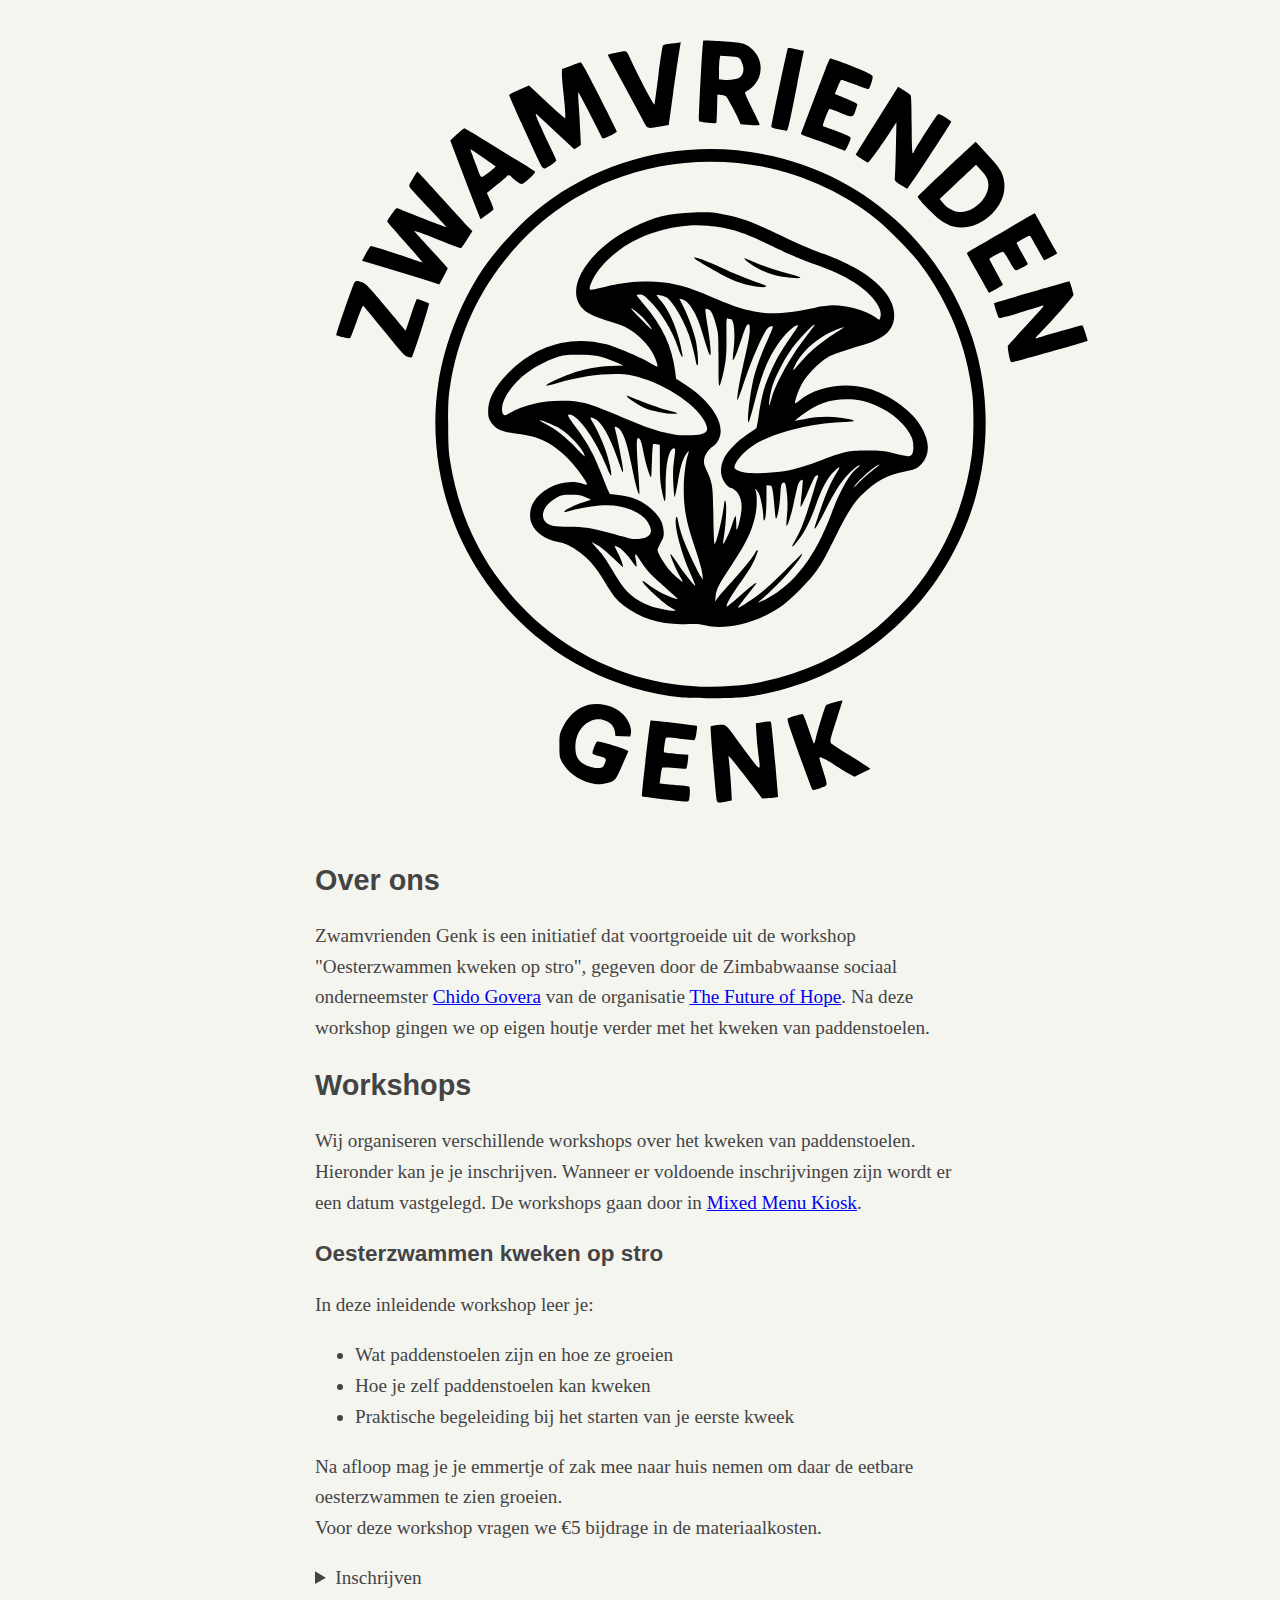
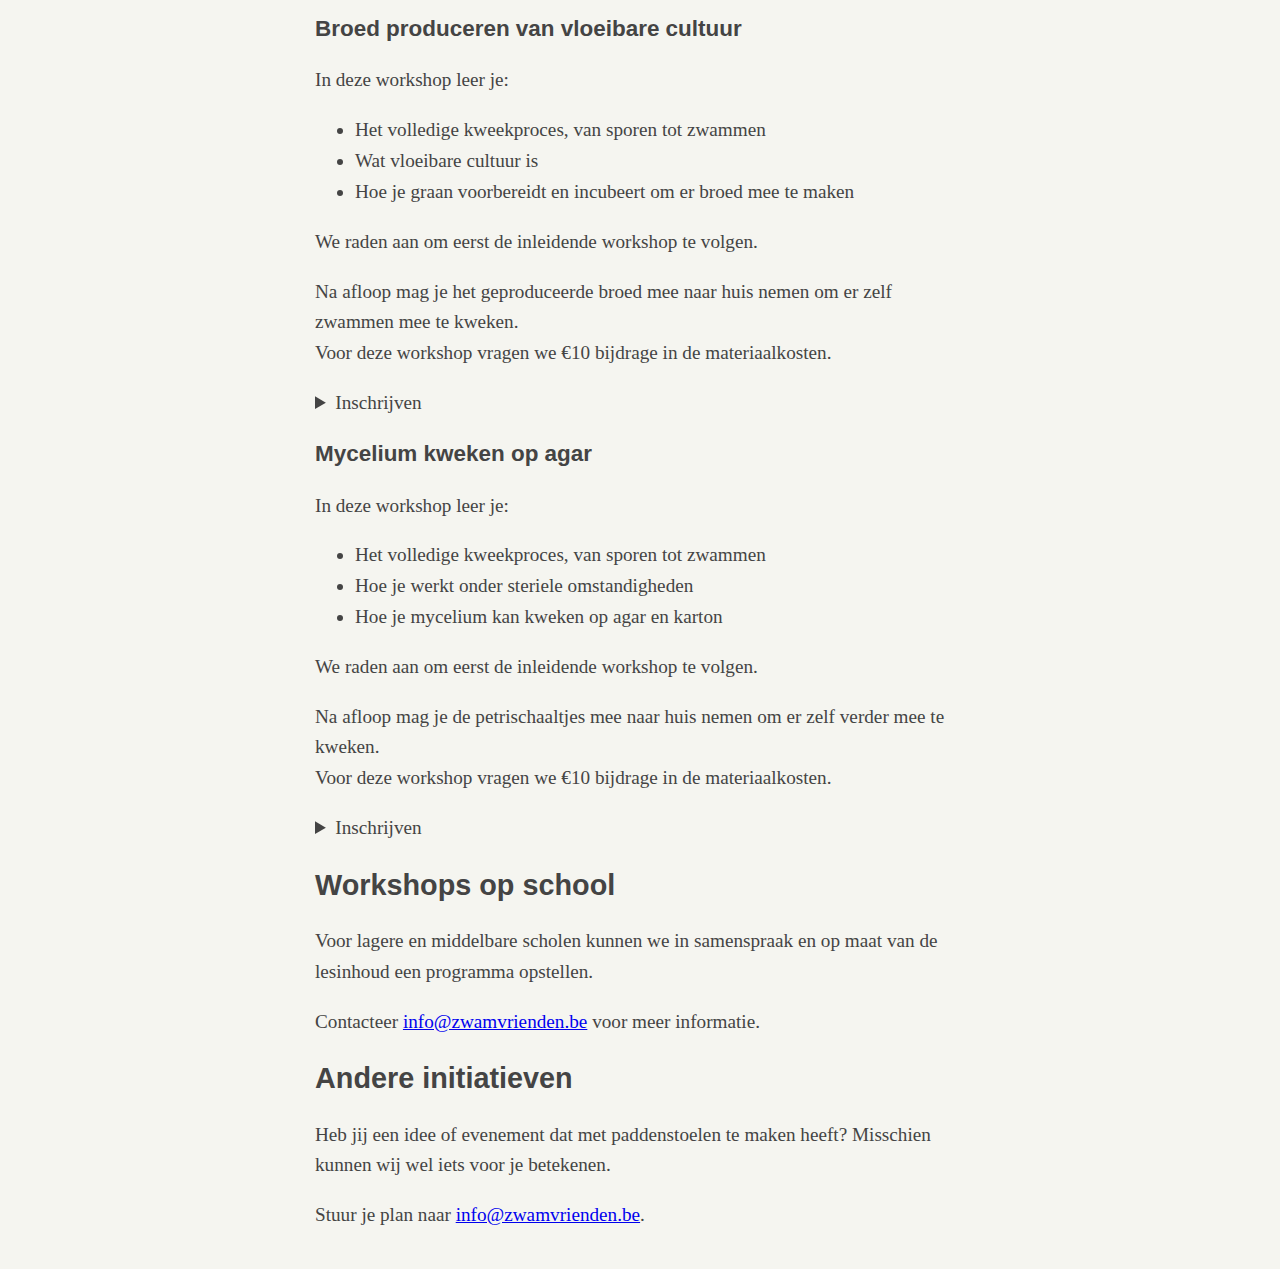
<file: index.html>
<!DOCTYPE html>
<html lang="nl">
<head>
  <meta charset="UTF-8">
  <meta name="viewport" content="width=device-width, initial-scale=1.0">
  <link rel="icon" href="/images/favicon.svg"/>
  <title>Zwamvrienden Genk</title>
  <meta name="color-scheme" content="light dark">
  <link rel="stylesheet" href="/style.css?v=3"/>
</head>
<body>
  <header>
    <img src="/images/logo.svg" alt="Zwamvrienden Genk"/>
  </header>

  <main>
    <h2>Over ons</h2>
    <p>
      Zwamvrienden Genk is een initiatief dat voortgroeide uit de workshop &quot;Oesterzwammen kweken op stro&quot;,
      gegeven door de Zimbabwaanse sociaal onderneemster <a href="https://www.thefutureofhope.org/who-is-behind-it-/about-chido">Chido Govera</a>
      van de organisatie <a href="https://www.thefutureofhope.org">The Future of Hope</a>.
      Na deze workshop gingen we op eigen houtje verder met het kweken van paddenstoelen.
    </p>

    <!--
    <h2>Kalender</h2>
    <table>
      <tbody>
        <tr>
          <th>1 juni 2025</th>
          <td>
            Buurtfeest Koning Boudewijnlaan
            (aan <a href="https://www.labiomista.be/mixed-menu-kiosk">Mixed Menu Kiosk</a>)
          </td>
        </tr>
      </tbody>
    </table>
    -->

    <h2>Workshops</h2>
    <p>
      Wij organiseren verschillende workshops over het kweken van paddenstoelen.
      Hieronder kan je je inschrijven. Wanneer er voldoende inschrijvingen zijn wordt er een datum vastgelegd.
      De workshops gaan door in <a href="https://www.labiomista.be/mixed-menu-kiosk">Mixed Menu Kiosk</a>.
    </p>

    <h3>Oesterzwammen kweken op stro</h3>
    <p>In deze inleidende workshop leer je:</p>
    <ul>
      <li>Wat paddenstoelen zijn en hoe ze groeien</li>
      <li>Hoe je zelf paddenstoelen kan kweken</li>
      <li>Praktische begeleiding bij het starten van je eerste kweek</li>
    </ul>
    <p>
      Na afloop mag je je emmertje of zak mee naar huis nemen om daar de eetbare oesterzwammen te zien groeien.<br>
      Voor deze workshop vragen we &euro;5 bijdrage in de materiaalkosten.
    </p>

    <details>
      <summary>Inschrijven</summary>
      <form method="post" action="https://forms.un-static.com/forms/87b7b51fc3e188b8e384e8735952e9d6e2e650b1">
        <input
          name="workshop"
          type="hidden"
          value="inleiding"
        />
        <label>
          Naam:
          <input
            name="name"
            type="text"
            autocomplete="name"
            required
            placeholder=""
          />
        </label>
        <label>
          Email:
          <input
            name="email"
            type="email"
            autocomplete="email"
            required
            placeholder=""
          />
        </label>
        <label>
          Telefoon:
          <input
            name="phone"
            type="tel"
            autocomplete="tel"
            placeholder=""
          />
        </label>

        <!--
        <fieldset class="dates">
          <legend>Duid aan op welke dagen je beschikbaar bent:</legend>
          <label>
            <input type="checkbox" name="date1" value="09/01/2026 18:00" />
            Vrijdag 9 januari om 18u
          </label>
          <label>
            <input type="checkbox" name="date2" value="10/01/2026 14:00" />
            Zaterdag 10 januari om 14u
          </label>
          <label>
            <input type="checkbox" name="date3" value="23/01/2026 18:00" />
            Vrijdag 23 januari om 18u
          </label>
          <label>
            <input type="checkbox" name="date4" value="24/01/2026 14:00" />
            Zaterdag 24 januari om 14u
          </label>
          <label>
            <input type="checkbox" name="date5" value="06/02/2026 18:00" />
            Vrijdag 6 februari om 18u
          </label>
          <label>
            <input type="checkbox" name="date6" value="07/02/2026 14:00" />
            Zaterdag 7 februari om 14u
          </label>
          <label>
            <input type="checkbox" name="date7" value="20/02/2026 18:00" />
            Vrijdag 20 februari om 18u
          </label>
          <label>
            <input type="checkbox" name="date8" value="21/02/2026 14:00" />
            Zaterdag 21 februari om 14u
          </label>
        </fieldset>
        -->

        <p><small>Wij contacteren je wanneer er voldoende inschrijvingen zijn.</small></p>

        <input type="submit" value="Inschrijven">

        <p class="powered-by"><small>(Powered by <a rel="nofollow" href="https://un-static.com">Un-static Forms</a>)</small></p>
      </form>
    </details>

    <h3>Broed produceren van vloeibare cultuur</h3>
    <p>In deze workshop leer je:</p>
    <ul>
      <li>Het volledige kweekproces, van sporen tot zwammen</li>
      <li>Wat vloeibare cultuur is</li>
      <li>Hoe je graan voorbereidt en incubeert om er broed mee te maken</li>
    </ul>
    <p>We raden aan om eerst de inleidende workshop te volgen.</p>
    <p>
      Na afloop mag je het geproduceerde broed mee naar huis nemen om er zelf zwammen mee te kweken.<br>
      Voor deze workshop vragen we &euro;10 bijdrage in de materiaalkosten.
    </p>

    <details>
      <summary>Inschrijven</summary>
      <form method="post" action="https://forms.un-static.com/forms/87b7b51fc3e188b8e384e8735952e9d6e2e650b1">
        <input
          name="workshop"
          type="hidden"
          value="broed"
        />
        <label>
          Naam:
          <input
            name="name"
            type="text"
            autocomplete="name"
            required
            placeholder=""
          />
        </label>
        <label>
          Email:
          <input
            name="email"
            type="email"
            autocomplete="email"
            required
            placeholder=""
          />
        </label>
        <label>
          Telefoon:
          <input
            name="phone"
            type="tel"
            autocomplete="tel"
            placeholder=""
          />
        </label>

        <p><small>Wij contacteren je wanneer er voldoende inschrijvingen zijn.</small></p>

        <input type="submit" value="Inschrijven">

        <p class="powered-by"><small>(Powered by <a rel="nofollow" href="https://un-static.com">Un-static Forms</a>)</small></p>
      </form>
    </details>

    <h3>Mycelium kweken op agar</h3>
    <p>In deze workshop leer je:</p>
    <ul>
      <li>Het volledige kweekproces, van sporen tot zwammen</li>
      <li>Hoe je werkt onder steriele omstandigheden</li>
      <li>Hoe je mycelium kan kweken op agar en karton</li>
    </ul>
    <p>We raden aan om eerst de inleidende workshop te volgen.</p>
    <p>
      Na afloop mag je de petrischaaltjes mee naar huis nemen om er zelf verder mee te kweken.<br>
      Voor deze workshop vragen we &euro;10 bijdrage in de materiaalkosten.
    </p>

    <details>
      <summary>Inschrijven</summary>
      <form method="post" action="https://forms.un-static.com/forms/87b7b51fc3e188b8e384e8735952e9d6e2e650b1">
        <input
          name="workshop"
          type="hidden"
          value="agar"
        />
        <label>
          Naam:
          <input
            name="name"
            type="text"
            autocomplete="name"
            required
            placeholder=""
          />
        </label>
        <label>
          Email:
          <input
            name="email"
            type="email"
            autocomplete="email"
            required
            placeholder=""
          />
        </label>
        <label>
          Telefoon:
          <input
            name="phone"
            type="tel"
            autocomplete="tel"
            placeholder=""
          />
        </label>

        <p><small>Wij contacteren je wanneer er voldoende inschrijvingen zijn.</small></p>

        <input type="submit" value="Inschrijven">

        <p class="powered-by"><small>(Powered by <a rel="nofollow" href="https://un-static.com">Un-static Forms</a>)</small></p>
      </form>
    </details>

    <h2>Workshops op school</h2>
    <p>Voor lagere en middelbare scholen kunnen we in samenspraak en op maat van de lesinhoud een programma opstellen.</p>
    <p>Contacteer <a href="mailto:info@zwamvrienden.be">info@zwamvrienden.be</a> voor meer informatie.</p>

    <h2>Andere initiatieven</h2>
    <p>Heb jij een idee of evenement dat met paddenstoelen te maken heeft? Misschien kunnen wij wel iets voor je betekenen.</p>
    <p>Stuur je plan naar <a href="mailto:info@zwamvrienden.be">info@zwamvrienden.be</a>.</p>
  </main>

  <!--
  <footer>
    <a href=""><img src="/images/facebook.svg" alt="Facebook"/></a>
    <a href=""><img src="/images/instagram.svg" alt="Instagram"/></a>
  </footer>
  -->
</body>
</html>
</file>
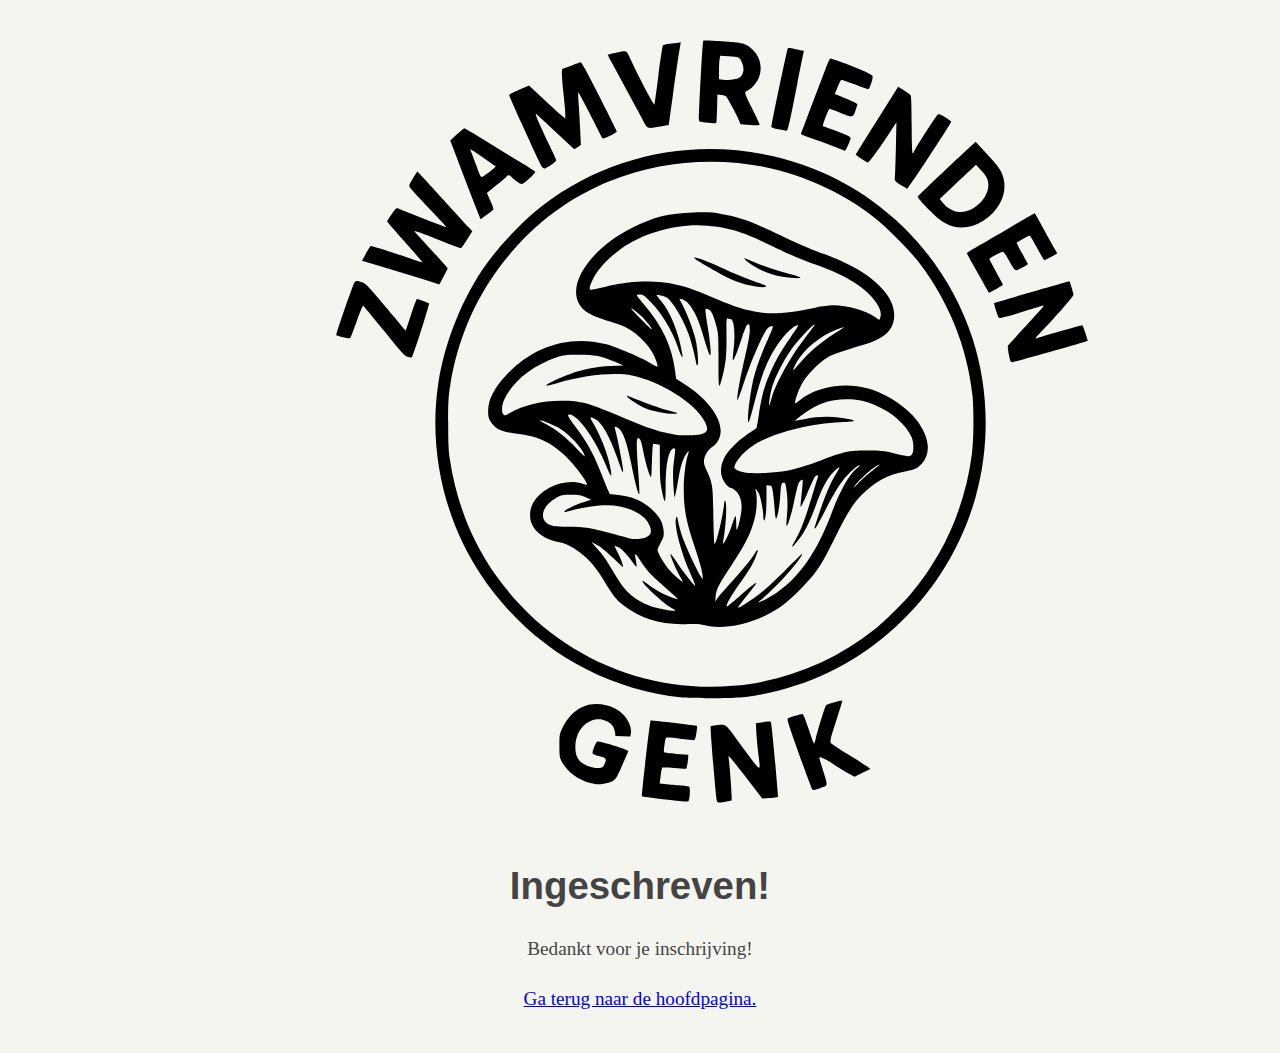
<file: ingeschreven.html>
<!DOCTYPE html>
<html lang="nl">
<head>
  <meta charset="UTF-8">
  <meta name="viewport" content="width=device-width, initial-scale=1.0">
  <link rel="icon" href="/images/favicon.svg"/>
  <title>Zwamvrienden Genk</title>
  <meta name="color-scheme" content="light dark">
  <link rel="stylesheet" href="/style.css"/>
</head>
<body>
  <header>
    <img src="/images/logo.svg" alt="Zwamvrienden Genk"/>
  </header>

  <main style="text-align: center;">
    <h1>Ingeschreven!</h1>
    <p>Bedankt voor je inschrijving!</p>
    <p><a href="/">Ga terug naar de hoofdpagina.</a></p>
  </main>

  <!--
  <footer>
    <a href=""><img src="/images/facebook.svg" alt="Facebook"/></a>
    <a href=""><img src="/images/instagram.svg" alt="Instagram"/></a>
  </footer>
  -->
</body>
</html>
</file>
<file: style.css>
body{
    margin: 0 auto;
    padding: 1em 2em;
    max-width: 650px;
    font-size: 1.2em;
    line-height: 1.6;
    color: #444;
    background-color: #f5f5f0;
}

* {
    font-family: Iowan Old Style, Apple Garamond, Baskerville, Times New Roman, Droid Serif, Times, Source Serif Pro, serif, Apple Color Emoji, Segoe UI Emoji, Segoe UI Symbol;
}
h1, h2, h3, h4, h5, h6 {
    font-family: -apple-system, BlinkMacSystemFont, avenir next, avenir, segoe ui, helvetica neue, Cantarell, Ubuntu, roboto, noto, helvetica, arial, sans-serif;
    line-height: 1.2;
}

header {
    margin: 0 0 2em 0;
}
header * {
    vertical-align: middle;
}
header img {
    margin: 0 2em 0 0;
}
header h1 {
    display: inline-block;
}

th, td {
    padding: 0.2em 0.5em;
}

footer {
    margin: 3em 0 0 0;
    text-align: center;
}
footer a {
    padding: 0 1em;
}
footer img {
    width: 36px;
}
</file>
